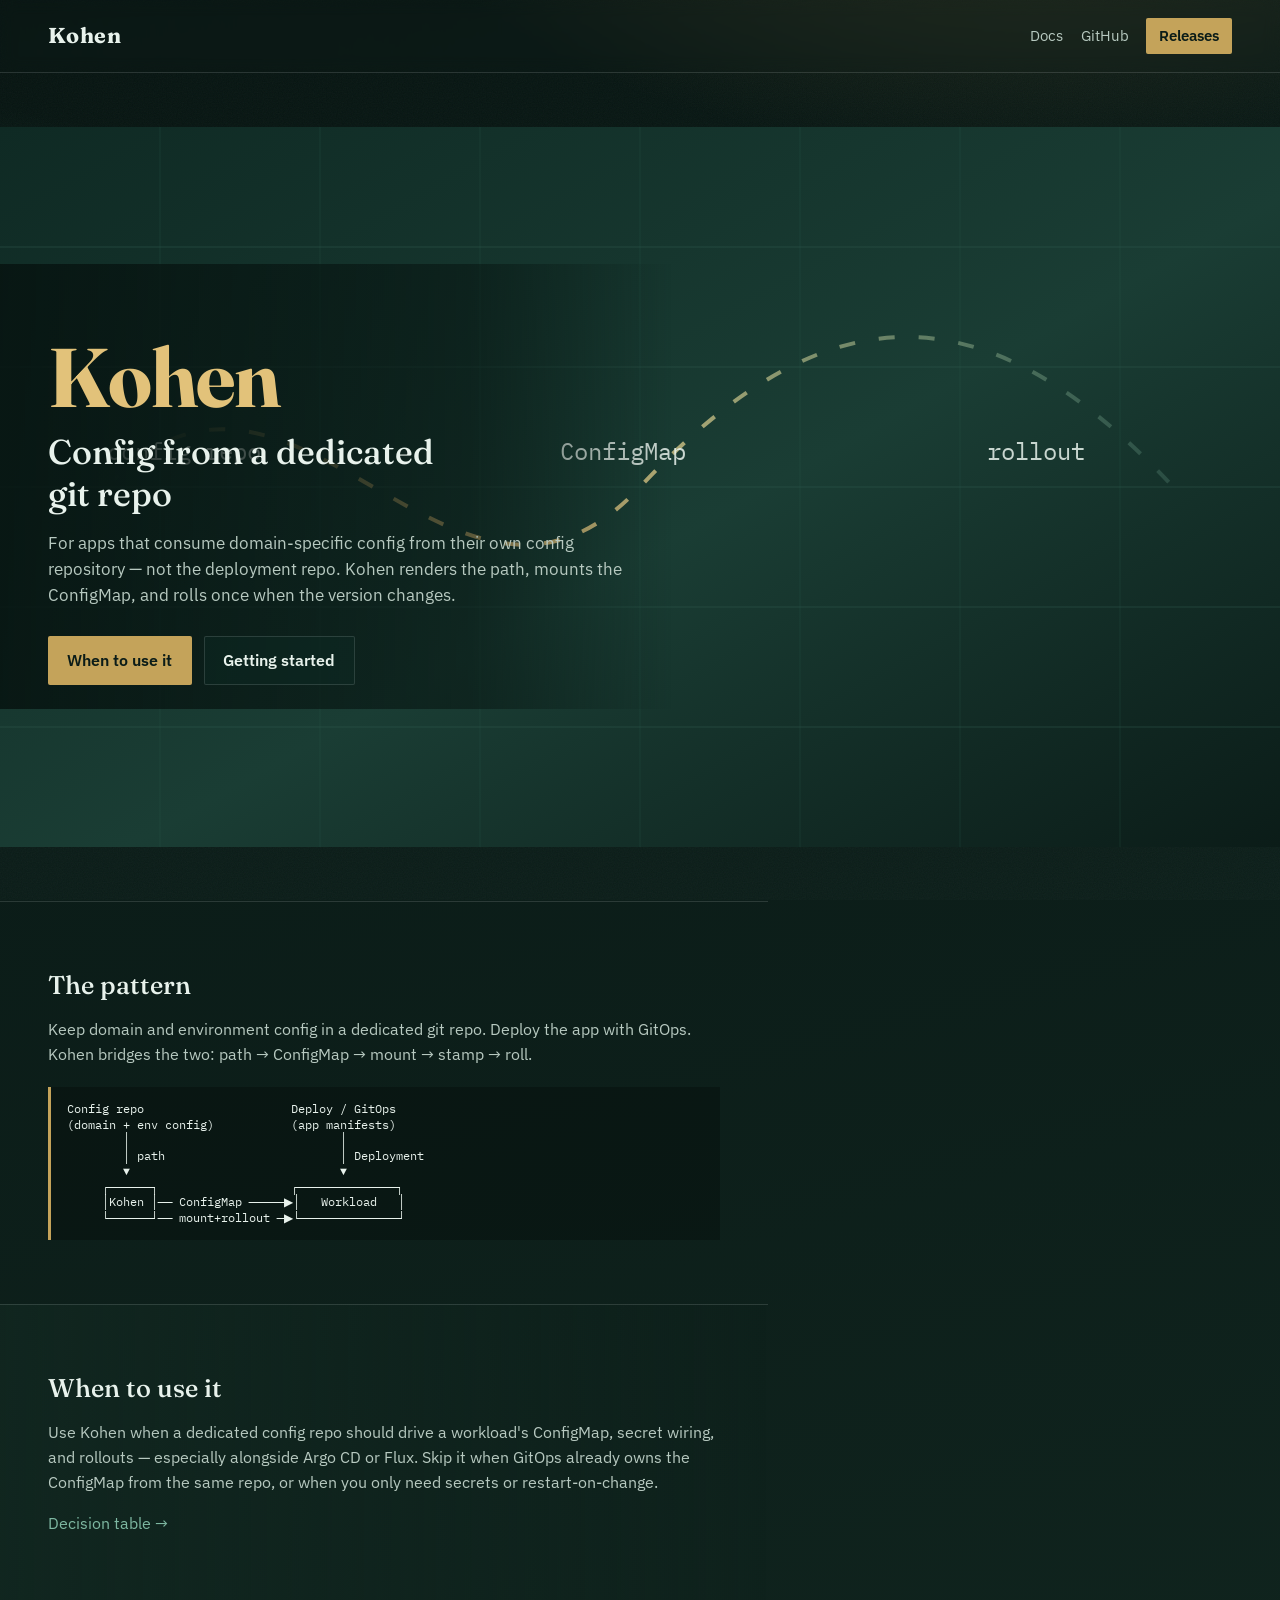
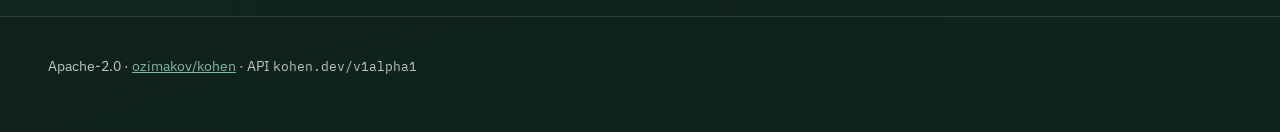
<file: index.html>
<!DOCTYPE html>
<html lang="en">
<head>
  <meta charset="utf-8" />
  <meta name="viewport" content="width=device-width, initial-scale=1" />
  <title>Kohen — config from a dedicated git repo</title>
  <meta name="description" content="Kohen syncs domain-specific config from a dedicated git repository into Kubernetes workloads — ConfigMaps, secret wiring, and version-matched rollouts." />
  <link rel="canonical" href="https://kohen.zimakov.net/" />
  <link rel="preconnect" href="https://fonts.googleapis.com" />
  <link rel="preconnect" href="https://fonts.gstatic.com" crossorigin />
  <link href="https://fonts.googleapis.com/css2?family=Fraunces:opsz,wght@9..144,500;9..144,700&family=IBM+Plex+Sans:wght@400;500;600&family=IBM+Plex+Mono:wght@400;500&display=swap" rel="stylesheet" />
  <link rel="stylesheet" href="styles.css" />
</head>
<body>
  <a class="skip" href="#main">Skip to content</a>
  <header class="top">
    <a class="wordmark" href="./">Kohen</a>
    <nav aria-label="Primary">
      <a href="docs.html">Docs</a>
      <a href="https://github.com/ozimakov/kohen">GitHub</a>
      <a class="nav-cta" href="https://github.com/ozimakov/kohen/releases">Releases</a>
    </nav>
  </header>

  <main id="main">
    <section class="hero" aria-label="Intro">
      <div class="hero-copy">
        <p class="brand">Kohen</p>
        <h1>Config from a dedicated git repo</h1>
        <p class="lede">
          For apps that consume domain-specific config from their own config repository —
          not the deployment repo. Kohen renders the path, mounts the ConfigMap, and rolls once when the version changes.
        </p>
        <div class="cta-row">
          <a class="btn primary" href="docs.html#when">When to use it</a>
          <a class="btn ghost" href="https://github.com/ozimakov/kohen/blob/main/docs/getting-started-and-gitops.md">Getting started</a>
        </div>
      </div>
      <div class="hero-visual" aria-hidden="true">
        <svg class="flow" viewBox="0 0 960 540" role="img">
          <defs>
            <linearGradient id="plane" x1="0" y1="0" x2="1" y2="1">
              <stop offset="0%" stop-color="#0f2a24"/>
              <stop offset="55%" stop-color="#1a3d34"/>
              <stop offset="100%" stop-color="#0b1c18"/>
            </linearGradient>
            <linearGradient id="trace" x1="0" y1="0" x2="1" y2="0">
              <stop offset="0%" stop-color="#c4a35a" stop-opacity="0"/>
              <stop offset="40%" stop-color="#e2c27a"/>
              <stop offset="100%" stop-color="#7eb8a2" stop-opacity="0.2"/>
            </linearGradient>
          </defs>
          <rect width="960" height="540" fill="url(#plane)"/>
          <g class="grid">
            <path d="M0 90 H960 M0 180 H960 M0 270 H960 M0 360 H960 M0 450 H960" stroke="#2f5a4e" stroke-opacity=".35"/>
            <path d="M120 0 V540 M240 0 V540 M360 0 V540 M480 0 V540 M600 0 V540 M720 0 V540 M840 0 V540" stroke="#2f5a4e" stroke-opacity=".22"/>
          </g>
          <path class="pulse" d="M80 270 C220 120, 340 420, 480 270 S740 120, 880 270" fill="none" stroke="url(#trace)" stroke-width="3"/>
          <g class="nodes" font-family="IBM Plex Mono, monospace" font-size="18" fill="#e8f2ec">
            <text x="80" y="250">config repo</text>
            <text x="420" y="250">ConfigMap</text>
            <text x="740" y="250">rollout</text>
          </g>
        </svg>
      </div>
    </section>

    <section class="strip" id="pattern">
      <h2>The pattern</h2>
      <p>
        Keep domain and environment config in a dedicated git repo. Deploy the app with GitOps.
        Kohen bridges the two: path → ConfigMap → mount → stamp → roll.
      </p>
      <pre class="diagram" aria-label="Config repo to workload flow">Config repo                     Deploy / GitOps
(domain + env config)           (app manifests)
        │                              │
        │ path                         │ Deployment
        ▼                              ▼
     ┌──────┐                   ┌──────────────┐
     │Kohen │── ConfigMap ─────▶│   Workload   │
     └──────┘── mount+rollout ─▶└──────────────┘</pre>
    </section>

    <section class="strip alt" id="when">
      <h2>When to use it</h2>
      <p>
        Use Kohen when a dedicated config repo should drive a workload's ConfigMap, secret wiring,
        and rollouts — especially alongside Argo CD or Flux. Skip it when GitOps already owns the
        ConfigMap from the same repo, or when you only need secrets or restart-on-change.
      </p>
      <p>
        <a href="docs.html#when">Decision table →</a>
      </p>
    </section>
  </main>

  <footer>
    <p>Apache-2.0 · <a href="https://github.com/ozimakov/kohen">ozimakov/kohen</a> · API <code>kohen.dev/v1alpha1</code></p>
  </footer>
  <script>
    document.documentElement.classList.add("ready");
  </script>
</body>
</html>
</file>
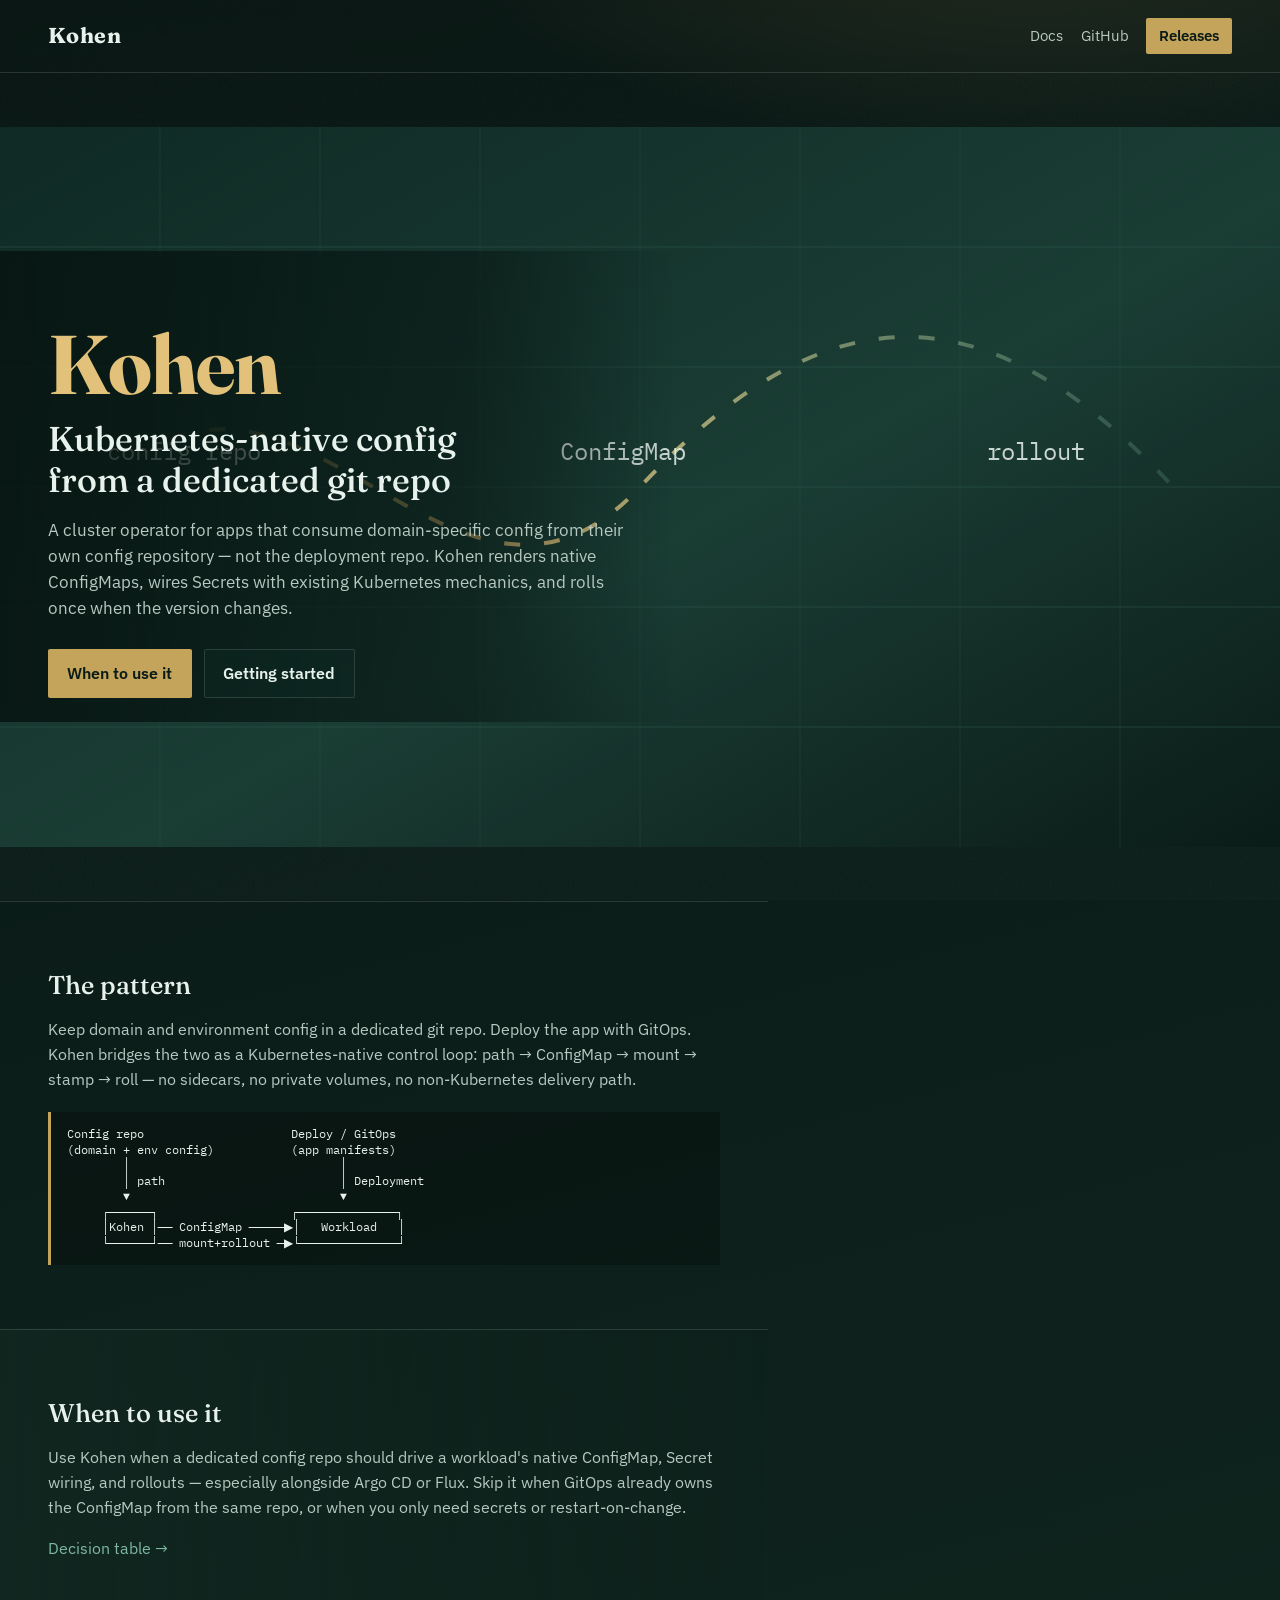
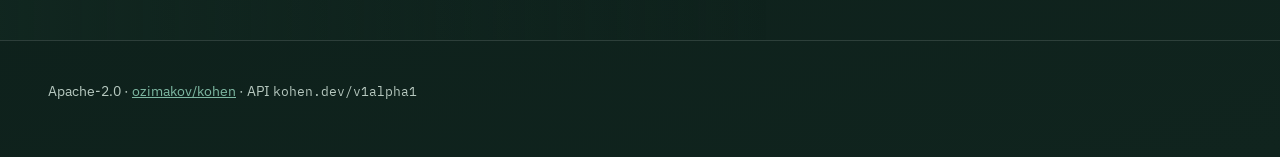
<file: site/index.html>
<!DOCTYPE html>
<html lang="en">
<head>
  <meta charset="utf-8" />
  <meta name="viewport" content="width=device-width, initial-scale=1" />
  <title>Kohen — Kubernetes-native config from a dedicated git repo</title>
  <meta name="description" content="Kohen is a Kubernetes-native operator that syncs domain-specific config from a dedicated git repository into native ConfigMaps, Secret wiring, and version-matched rollouts." />
  <link rel="canonical" href="https://kohen.zimakov.net/" />
  <link rel="preconnect" href="https://fonts.googleapis.com" />
  <link rel="preconnect" href="https://fonts.gstatic.com" crossorigin />
  <link href="https://fonts.googleapis.com/css2?family=Fraunces:opsz,wght@9..144,500;9..144,700&family=IBM+Plex+Sans:wght@400;500;600&family=IBM+Plex+Mono:wght@400;500&display=swap" rel="stylesheet" />
  <link rel="stylesheet" href="styles.css" />
</head>
<body>
  <a class="skip" href="#main">Skip to content</a>
  <header class="top">
    <a class="wordmark" href="./">Kohen</a>
    <nav aria-label="Primary">
      <a href="docs.html">Docs</a>
      <a href="https://github.com/ozimakov/kohen">GitHub</a>
      <a class="nav-cta" href="https://github.com/ozimakov/kohen/releases">Releases</a>
    </nav>
  </header>

  <main id="main">
    <section class="hero" aria-label="Intro">
      <div class="hero-copy">
        <p class="brand">Kohen</p>
        <h1>Kubernetes-native config from a dedicated git repo</h1>
        <p class="lede">
          A cluster operator for apps that consume domain-specific config from their own config repository —
          not the deployment repo. Kohen renders native ConfigMaps, wires Secrets with existing Kubernetes mechanics, and rolls once when the version changes.
        </p>
        <div class="cta-row">
          <a class="btn primary" href="docs.html#when">When to use it</a>
          <a class="btn ghost" href="https://github.com/ozimakov/kohen/blob/main/docs/getting-started-and-gitops.md">Getting started</a>
        </div>
      </div>
      <div class="hero-visual" aria-hidden="true">
        <svg class="flow" viewBox="0 0 960 540" role="img">
          <defs>
            <linearGradient id="plane" x1="0" y1="0" x2="1" y2="1">
              <stop offset="0%" stop-color="#0f2a24"/>
              <stop offset="55%" stop-color="#1a3d34"/>
              <stop offset="100%" stop-color="#0b1c18"/>
            </linearGradient>
            <linearGradient id="trace" x1="0" y1="0" x2="1" y2="0">
              <stop offset="0%" stop-color="#c4a35a" stop-opacity="0"/>
              <stop offset="40%" stop-color="#e2c27a"/>
              <stop offset="100%" stop-color="#7eb8a2" stop-opacity="0.2"/>
            </linearGradient>
          </defs>
          <rect width="960" height="540" fill="url(#plane)"/>
          <g class="grid">
            <path d="M0 90 H960 M0 180 H960 M0 270 H960 M0 360 H960 M0 450 H960" stroke="#2f5a4e" stroke-opacity=".35"/>
            <path d="M120 0 V540 M240 0 V540 M360 0 V540 M480 0 V540 M600 0 V540 M720 0 V540 M840 0 V540" stroke="#2f5a4e" stroke-opacity=".22"/>
          </g>
          <path class="pulse" d="M80 270 C220 120, 340 420, 480 270 S740 120, 880 270" fill="none" stroke="url(#trace)" stroke-width="3"/>
          <g class="nodes" font-family="IBM Plex Mono, monospace" font-size="18" fill="#e8f2ec">
            <text x="80" y="250">config repo</text>
            <text x="420" y="250">ConfigMap</text>
            <text x="740" y="250">rollout</text>
          </g>
        </svg>
      </div>
    </section>

    <section class="strip" id="pattern">
      <h2>The pattern</h2>
      <p>
        Keep domain and environment config in a dedicated git repo. Deploy the app with GitOps.
        Kohen bridges the two as a Kubernetes-native control loop: path → ConfigMap → mount → stamp → roll —
        no sidecars, no private volumes, no non-Kubernetes delivery path.
      </p>
      <pre class="diagram" aria-label="Config repo to workload flow">Config repo                     Deploy / GitOps
(domain + env config)           (app manifests)
        │                              │
        │ path                         │ Deployment
        ▼                              ▼
     ┌──────┐                   ┌──────────────┐
     │Kohen │── ConfigMap ─────▶│   Workload   │
     └──────┘── mount+rollout ─▶└──────────────┘</pre>
    </section>

    <section class="strip alt" id="when">
      <h2>When to use it</h2>
      <p>
        Use Kohen when a dedicated config repo should drive a workload's native ConfigMap, Secret wiring,
        and rollouts — especially alongside Argo CD or Flux. Skip it when GitOps already owns the
        ConfigMap from the same repo, or when you only need secrets or restart-on-change.
      </p>
      <p>
        <a href="docs.html#when">Decision table →</a>
      </p>
    </section>
  </main>

  <footer>
    <p>Apache-2.0 · <a href="https://github.com/ozimakov/kohen">ozimakov/kohen</a> · API <code>kohen.dev/v1alpha1</code></p>
  </footer>
  <script>
    document.documentElement.classList.add("ready");
  </script>
</body>
</html>
</file>
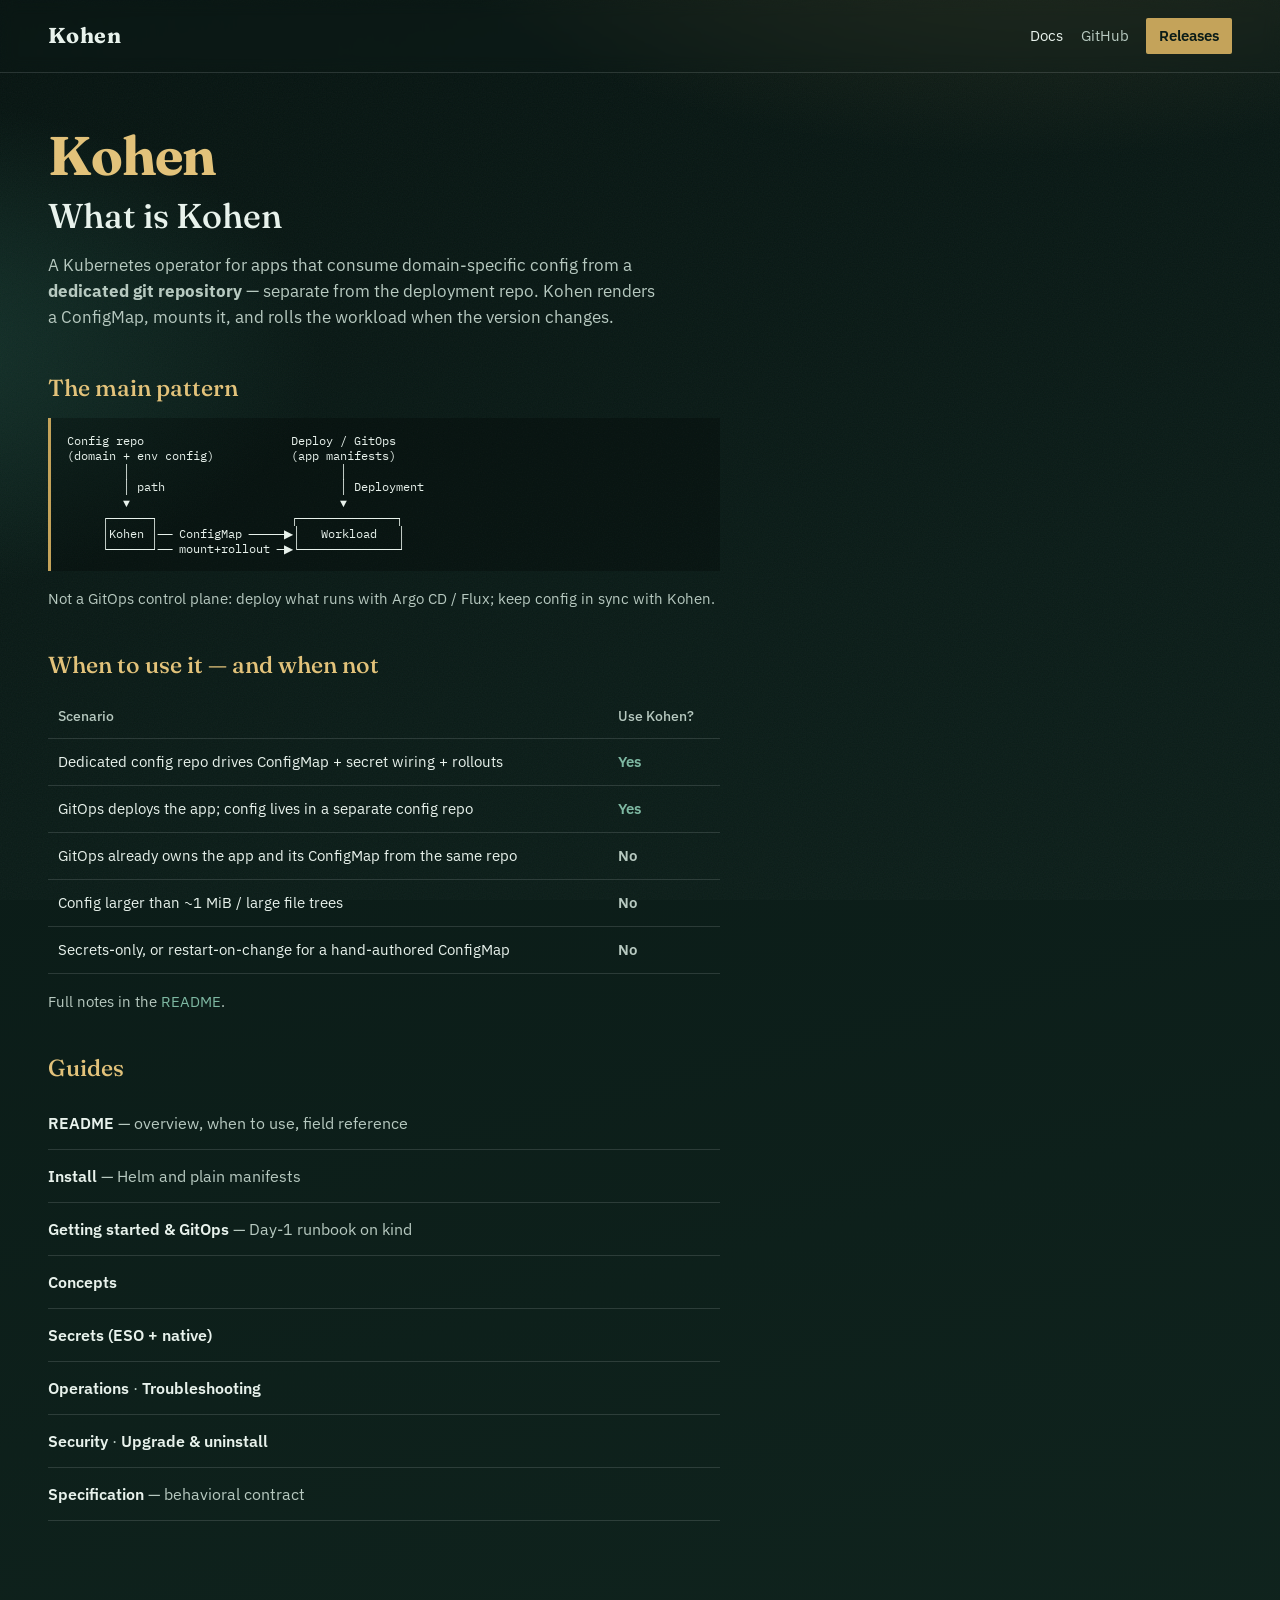
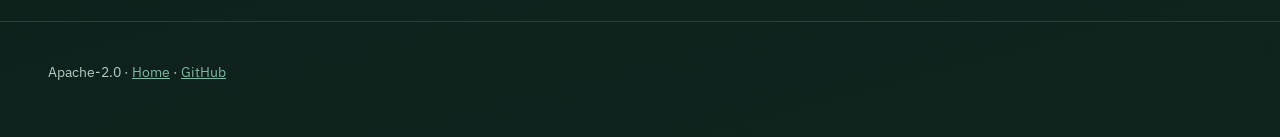
<file: docs.html>
<!DOCTYPE html>
<html lang="en">
<head>
  <meta charset="utf-8" />
  <meta name="viewport" content="width=device-width, initial-scale=1" />
  <title>Kohen documentation</title>
  <meta name="description" content="What Kohen is, when to use it, and guides for install, GitOps coexistence, secrets, and operations." />
  <link rel="canonical" href="https://kohen.zimakov.net/docs.html" />
  <link rel="preconnect" href="https://fonts.googleapis.com" />
  <link rel="preconnect" href="https://fonts.gstatic.com" crossorigin />
  <link href="https://fonts.googleapis.com/css2?family=Fraunces:opsz,wght@9..144,500;9..144,700&family=IBM+Plex+Sans:wght@400;500;600&family=IBM+Plex+Mono:wght@400;500&display=swap" rel="stylesheet" />
  <link rel="stylesheet" href="styles.css" />
</head>
<body>
  <a class="skip" href="#main">Skip to content</a>
  <header class="top">
    <a class="wordmark" href="./">Kohen</a>
    <nav aria-label="Primary">
      <a href="docs.html" aria-current="page">Docs</a>
      <a href="https://github.com/ozimakov/kohen">GitHub</a>
      <a class="nav-cta" href="https://github.com/ozimakov/kohen/releases">Releases</a>
    </nav>
  </header>

  <main id="main" class="docs">
    <header class="docs-hero" id="intro">
      <p class="brand">Kohen</p>
      <h1>What is Kohen</h1>
      <p class="lede">
        A Kubernetes operator for apps that consume domain-specific config from a
        <strong>dedicated git repository</strong> — separate from the deployment repo.
        Kohen renders a ConfigMap, mounts it, and rolls the workload when the version changes.
      </p>
    </header>

    <section id="pattern">
      <h2>The main pattern</h2>
      <pre class="diagram" aria-label="Config repo to workload flow">Config repo                     Deploy / GitOps
(domain + env config)           (app manifests)
        │                              │
        │ path                         │ Deployment
        ▼                              ▼
     ┌──────┐                   ┌──────────────┐
     │Kohen │── ConfigMap ─────▶│   Workload   │
     └──────┘── mount+rollout ─▶└──────────────┘</pre>
      <p class="section-note">
        Not a GitOps control plane: deploy what runs with Argo CD / Flux; keep config in sync with Kohen.
      </p>
    </section>

    <section id="when">
      <h2>When to use it — and when not</h2>
      <table class="decision">
        <thead>
          <tr><th>Scenario</th><th>Use Kohen?</th></tr>
        </thead>
        <tbody>
          <tr><td>Dedicated config repo drives ConfigMap + secret wiring + rollouts</td><td class="yes">Yes</td></tr>
          <tr><td>GitOps deploys the app; config lives in a separate config repo</td><td class="yes">Yes</td></tr>
          <tr><td>GitOps already owns the app and its ConfigMap from the same repo</td><td class="no">No</td></tr>
          <tr><td>Config larger than ~1&nbsp;MiB / large file trees</td><td class="no">No</td></tr>
          <tr><td>Secrets-only, or restart-on-change for a hand-authored ConfigMap</td><td class="no">No</td></tr>
        </tbody>
      </table>
      <p class="section-note">
        Full notes in the
        <a href="https://github.com/ozimakov/kohen/blob/main/README.md#when-to-use-kohen--and-when-not">README</a>.
      </p>
    </section>

    <section id="guides">
      <h2>Guides</h2>
      <ul class="doc-list">
        <li><a href="https://github.com/ozimakov/kohen/blob/main/README.md">README</a> — overview, when to use, field reference</li>
        <li><a href="https://github.com/ozimakov/kohen/blob/main/docs/install.md">Install</a> — Helm and plain manifests</li>
        <li><a href="https://github.com/ozimakov/kohen/blob/main/docs/getting-started-and-gitops.md">Getting started &amp; GitOps</a> — Day-1 runbook on kind</li>
        <li><a href="https://github.com/ozimakov/kohen/blob/main/docs/concepts.md">Concepts</a></li>
        <li><a href="https://github.com/ozimakov/kohen/blob/main/docs/secrets.md">Secrets (ESO + native)</a></li>
        <li><a href="https://github.com/ozimakov/kohen/blob/main/docs/operations.md">Operations</a> · <a href="https://github.com/ozimakov/kohen/blob/main/docs/troubleshooting.md">Troubleshooting</a></li>
        <li><a href="https://github.com/ozimakov/kohen/blob/main/docs/security.md">Security</a> · <a href="https://github.com/ozimakov/kohen/blob/main/docs/upgrade-uninstall.md">Upgrade &amp; uninstall</a></li>
        <li><a href="https://github.com/ozimakov/kohen/blob/main/SPEC.md">Specification</a> — behavioral contract</li>
      </ul>
    </section>
  </main>

  <footer>
    <p>Apache-2.0 · <a href="./">Home</a> · <a href="https://github.com/ozimakov/kohen">GitHub</a></p>
  </footer>
  <script>
    document.documentElement.classList.add("ready");
  </script>
</body>
</html>
</file>
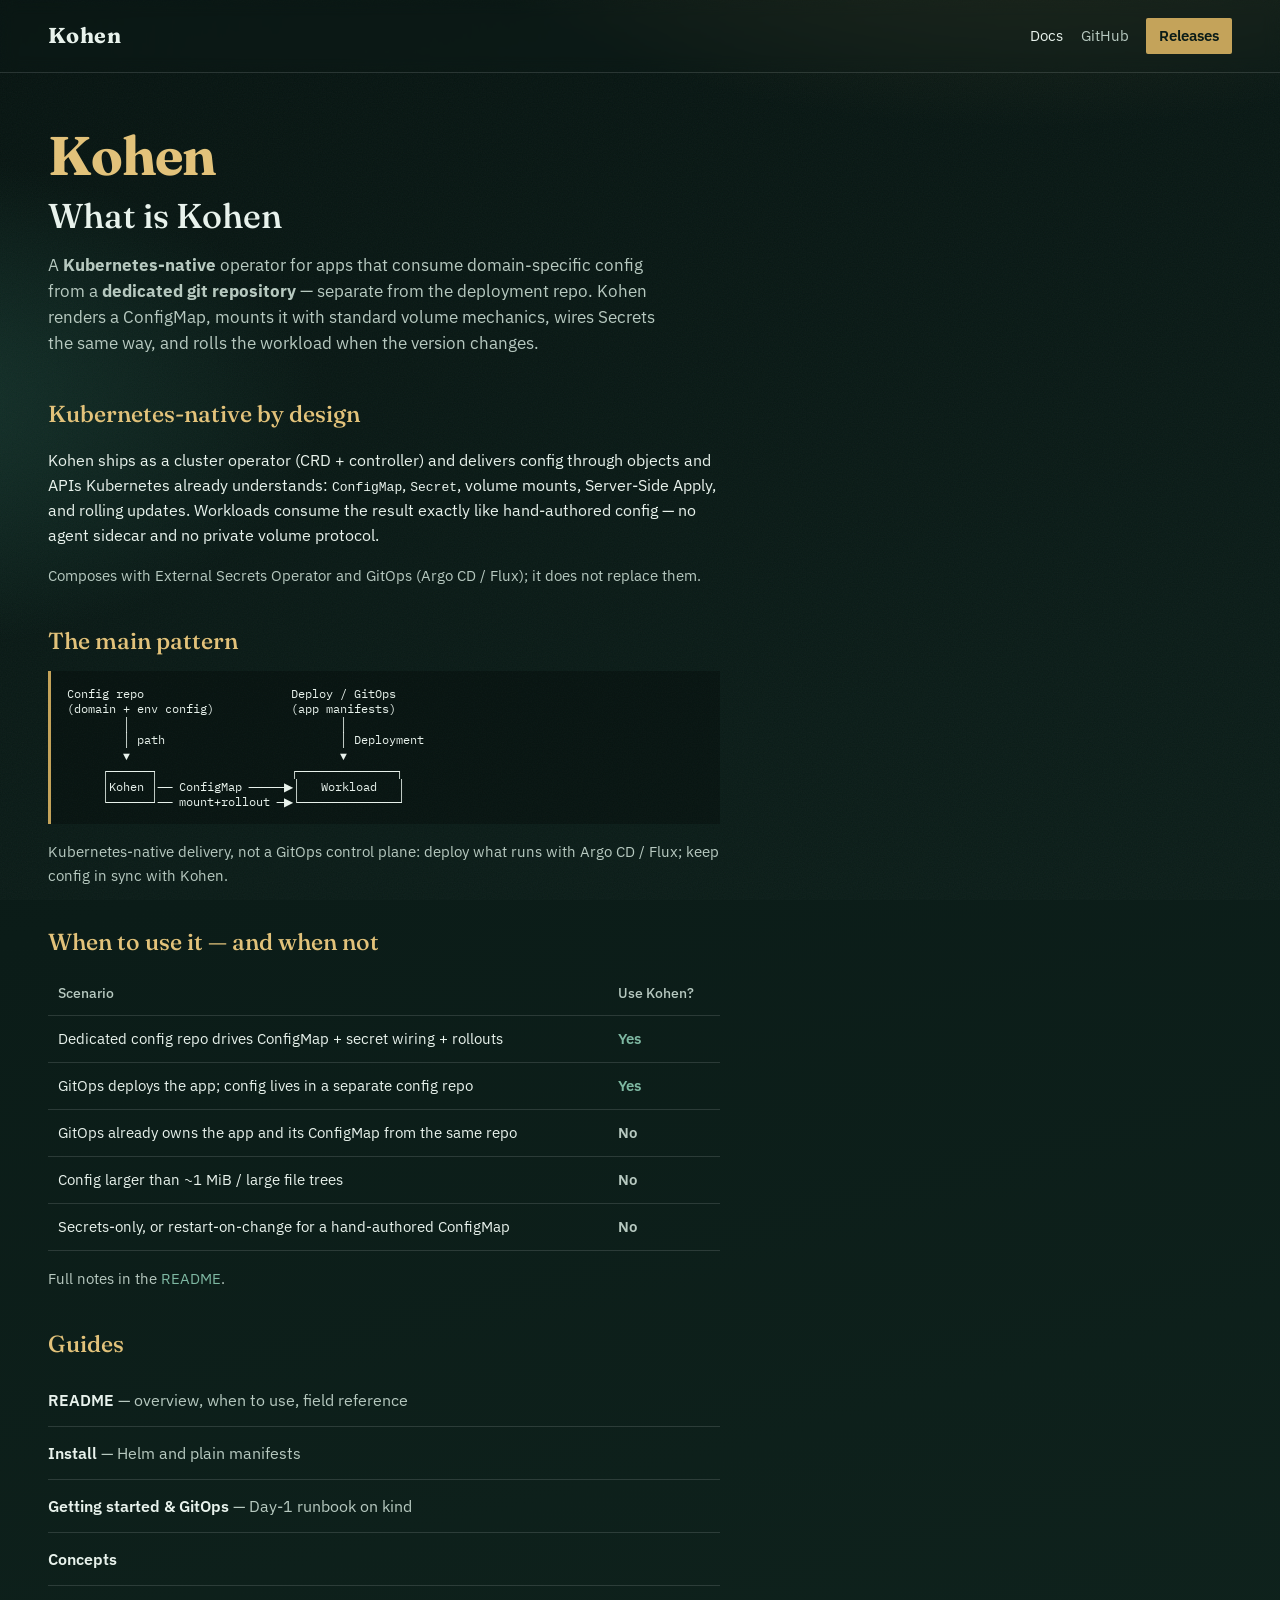
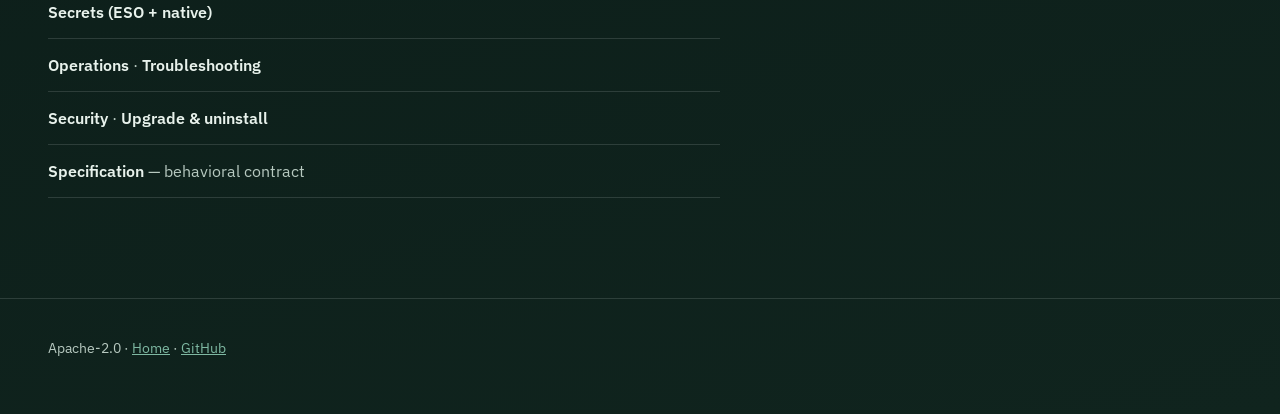
<file: site/docs.html>
<!DOCTYPE html>
<html lang="en">
<head>
  <meta charset="utf-8" />
  <meta name="viewport" content="width=device-width, initial-scale=1" />
  <title>Kohen documentation</title>
  <meta name="description" content="Kohen is a Kubernetes-native operator. What it is, when to use it, and guides for install, GitOps coexistence, secrets, and operations." />
  <link rel="canonical" href="https://kohen.zimakov.net/docs.html" />
  <link rel="preconnect" href="https://fonts.googleapis.com" />
  <link rel="preconnect" href="https://fonts.gstatic.com" crossorigin />
  <link href="https://fonts.googleapis.com/css2?family=Fraunces:opsz,wght@9..144,500;9..144,700&family=IBM+Plex+Sans:wght@400;500;600&family=IBM+Plex+Mono:wght@400;500&display=swap" rel="stylesheet" />
  <link rel="stylesheet" href="styles.css" />
</head>
<body>
  <a class="skip" href="#main">Skip to content</a>
  <header class="top">
    <a class="wordmark" href="./">Kohen</a>
    <nav aria-label="Primary">
      <a href="docs.html" aria-current="page">Docs</a>
      <a href="https://github.com/ozimakov/kohen">GitHub</a>
      <a class="nav-cta" href="https://github.com/ozimakov/kohen/releases">Releases</a>
    </nav>
  </header>

  <main id="main" class="docs">
    <header class="docs-hero" id="intro">
      <p class="brand">Kohen</p>
      <h1>What is Kohen</h1>
      <p class="lede">
        A <strong>Kubernetes-native</strong> operator for apps that consume domain-specific config from a
        <strong>dedicated git repository</strong> — separate from the deployment repo.
        Kohen renders a ConfigMap, mounts it with standard volume mechanics, wires Secrets the same way,
        and rolls the workload when the version changes.
      </p>
    </header>

    <section id="native">
      <h2>Kubernetes-native by design</h2>
      <p>
        Kohen ships as a cluster operator (CRD + controller) and delivers config through objects and
        APIs Kubernetes already understands: <code>ConfigMap</code>, <code>Secret</code>, volume mounts,
        Server-Side Apply, and rolling updates. Workloads consume the result exactly like hand-authored
        config — no agent sidecar and no private volume protocol.
      </p>
      <p class="section-note">
        Composes with External Secrets Operator and GitOps (Argo CD / Flux); it does not replace them.
      </p>
    </section>

    <section id="pattern">
      <h2>The main pattern</h2>
      <pre class="diagram" aria-label="Config repo to workload flow">Config repo                     Deploy / GitOps
(domain + env config)           (app manifests)
        │                              │
        │ path                         │ Deployment
        ▼                              ▼
     ┌──────┐                   ┌──────────────┐
     │Kohen │── ConfigMap ─────▶│   Workload   │
     └──────┘── mount+rollout ─▶└──────────────┘</pre>
      <p class="section-note">
        Kubernetes-native delivery, not a GitOps control plane: deploy what runs with Argo CD / Flux;
        keep config in sync with Kohen.
      </p>
    </section>

    <section id="when">
      <h2>When to use it — and when not</h2>
      <table class="decision">
        <thead>
          <tr><th>Scenario</th><th>Use Kohen?</th></tr>
        </thead>
        <tbody>
          <tr><td>Dedicated config repo drives ConfigMap + secret wiring + rollouts</td><td class="yes">Yes</td></tr>
          <tr><td>GitOps deploys the app; config lives in a separate config repo</td><td class="yes">Yes</td></tr>
          <tr><td>GitOps already owns the app and its ConfigMap from the same repo</td><td class="no">No</td></tr>
          <tr><td>Config larger than ~1&nbsp;MiB / large file trees</td><td class="no">No</td></tr>
          <tr><td>Secrets-only, or restart-on-change for a hand-authored ConfigMap</td><td class="no">No</td></tr>
        </tbody>
      </table>
      <p class="section-note">
        Full notes in the
        <a href="https://github.com/ozimakov/kohen/blob/main/README.md#when-to-use-kohen--and-when-not">README</a>.
      </p>
    </section>

    <section id="guides">
      <h2>Guides</h2>
      <ul class="doc-list">
        <li><a href="https://github.com/ozimakov/kohen/blob/main/README.md">README</a> — overview, when to use, field reference</li>
        <li><a href="https://github.com/ozimakov/kohen/blob/main/docs/install.md">Install</a> — Helm and plain manifests</li>
        <li><a href="https://github.com/ozimakov/kohen/blob/main/docs/getting-started-and-gitops.md">Getting started &amp; GitOps</a> — Day-1 runbook on kind</li>
        <li><a href="https://github.com/ozimakov/kohen/blob/main/docs/concepts.md">Concepts</a></li>
        <li><a href="https://github.com/ozimakov/kohen/blob/main/docs/secrets.md">Secrets (ESO + native)</a></li>
        <li><a href="https://github.com/ozimakov/kohen/blob/main/docs/operations.md">Operations</a> · <a href="https://github.com/ozimakov/kohen/blob/main/docs/troubleshooting.md">Troubleshooting</a></li>
        <li><a href="https://github.com/ozimakov/kohen/blob/main/docs/security.md">Security</a> · <a href="https://github.com/ozimakov/kohen/blob/main/docs/upgrade-uninstall.md">Upgrade &amp; uninstall</a></li>
        <li><a href="https://github.com/ozimakov/kohen/blob/main/SPEC.md">Specification</a> — behavioral contract</li>
      </ul>
    </section>
  </main>

  <footer>
    <p>Apache-2.0 · <a href="./">Home</a> · <a href="https://github.com/ozimakov/kohen">GitHub</a></p>
  </footer>
  <script>
    document.documentElement.classList.add("ready");
  </script>
</body>
</html>
</file>
<file: styles.css>
:root {
  --ink: #0b1c18;
  --ink-2: #122821;
  --mist: #e8f2ec;
  --mist-dim: #b7c9c0;
  --brass: #c4a35a;
  --brass-hot: #e2c27a;
  --sea: #2f6f5e;
  --sea-bright: #7eb8a2;
  --line: rgba(232, 242, 236, 0.14);
  --font-display: "Fraunces", Georgia, serif;
  --font-body: "IBM Plex Sans", "Segoe UI", sans-serif;
  --font-mono: "IBM Plex Mono", ui-monospace, monospace;
}

*,
*::before,
*::after {
  box-sizing: border-box;
}

html {
  color-scheme: dark;
}

body {
  margin: 0;
  min-height: 100vh;
  font-family: var(--font-body);
  color: var(--mist);
  background:
    radial-gradient(1200px 600px at 80% -10%, rgba(196, 163, 90, 0.18), transparent 55%),
    radial-gradient(900px 500px at -10% 20%, rgba(47, 111, 94, 0.35), transparent 50%),
    linear-gradient(165deg, #071411 0%, var(--ink) 40%, #10241e 100%);
  line-height: 1.55;
}

body::before {
  content: "";
  position: fixed;
  inset: 0;
  pointer-events: none;
  opacity: 0.08;
  background-image: url("data:image/svg+xml,%3Csvg xmlns='http://www.w3.org/2000/svg' width='160' height='160'%3E%3Cfilter id='n'%3E%3CfeTurbulence type='fractalNoise' baseFrequency='.8' numOctaves='2' stitchTiles='stitch'/%3E%3C/filter%3E%3Crect width='160' height='160' filter='url(%23n)' opacity='.55'/%3E%3C/svg%3E");
  z-index: 0;
}

.skip {
  position: absolute;
  left: -999px;
  top: 0;
  background: var(--brass);
  color: var(--ink);
  padding: 0.5rem 1rem;
  z-index: 10;
}

.skip:focus {
  left: 1rem;
  top: 1rem;
}

.top,
main,
footer {
  position: relative;
  z-index: 1;
}

.top {
  display: flex;
  align-items: center;
  justify-content: space-between;
  gap: 1rem;
  padding: 1.1rem clamp(1.25rem, 4vw, 3rem);
  border-bottom: 1px solid var(--line);
  backdrop-filter: blur(8px);
}

.wordmark {
  font-family: var(--font-display);
  font-weight: 700;
  font-size: 1.35rem;
  letter-spacing: 0.02em;
  color: var(--mist);
  text-decoration: none;
}

nav {
  display: flex;
  align-items: center;
  gap: 1.1rem;
  font-size: 0.95rem;
}

nav a {
  color: var(--mist-dim);
  text-decoration: none;
}

nav a:hover,
nav a[aria-current="page"] {
  color: var(--mist);
}

.nav-cta {
  color: var(--ink) !important;
  background: var(--brass);
  padding: 0.4rem 0.8rem;
  border-radius: 2px;
  font-weight: 600;
}

.hero {
  min-height: calc(100vh - 4.5rem);
  display: grid;
  grid-template-areas: "stack";
  align-content: stretch;
  position: relative;
  overflow: hidden;
}

.hero-copy,
.hero-visual {
  grid-area: stack;
}

.hero-copy {
  z-index: 2;
  align-self: center;
  padding: clamp(2.5rem, 8vh, 5.5rem) clamp(1.25rem, 4vw, 3rem) 1.5rem;
  max-width: 42rem;
  animation: rise 900ms cubic-bezier(0.2, 0.8, 0.2, 1) both;
  background: linear-gradient(90deg, rgba(7, 20, 17, 0.88) 0%, rgba(7, 20, 17, 0.55) 70%, transparent 100%);
}

.brand {
  margin: 0 0 0.75rem;
  font-family: var(--font-display);
  font-size: clamp(2.8rem, 8vw, 5.2rem);
  font-weight: 700;
  letter-spacing: -0.02em;
  line-height: 1;
  color: var(--brass-hot);
}

h1 {
  margin: 0 0 1rem;
  font-family: var(--font-display);
  font-weight: 500;
  font-size: clamp(1.45rem, 3.4vw, 2.15rem);
  line-height: 1.2;
  color: var(--mist);
  max-width: 18ch;
}

.lede {
  margin: 0 0 1.75rem;
  color: var(--mist-dim);
  font-size: 1.05rem;
  max-width: 38rem;
}

.lede code,
.mono,
footer code {
  font-family: var(--font-mono);
  font-size: 0.92em;
}

.cta-row {
  display: flex;
  flex-wrap: wrap;
  gap: 0.75rem;
}

.btn {
  display: inline-flex;
  align-items: center;
  justify-content: center;
  padding: 0.7rem 1.15rem;
  border-radius: 2px;
  text-decoration: none;
  font-weight: 600;
  border: 1px solid transparent;
  transition: transform 180ms ease, background 180ms ease, border-color 180ms ease;
}

.btn:hover {
  transform: translateY(-1px);
}

.btn.primary {
  background: var(--brass);
  color: var(--ink);
}

.btn.primary:hover {
  background: var(--brass-hot);
}

.btn.ghost {
  border-color: var(--line);
  color: var(--mist);
  background: rgba(15, 42, 36, 0.45);
}

.btn.ghost:hover {
  border-color: var(--sea-bright);
}

.hero-visual {
  z-index: 1;
  width: 100%;
  min-height: calc(100vh - 4.5rem);
  animation: fade-in 1200ms 200ms both;
}

.hero-visual .flow {
  display: block;
  width: 100%;
  height: 100%;
  min-height: calc(100vh - 4.5rem);
  object-fit: cover;
}

.pulse {
  stroke-dasharray: 12 18;
  animation: dash 8s linear infinite;
}

.nodes text {
  opacity: 0.85;
}

.strip {
  padding: clamp(2.5rem, 6vw, 4rem) clamp(1.25rem, 4vw, 3rem);
  border-top: 1px solid var(--line);
  max-width: 48rem;
}

.strip.alt {
  background: linear-gradient(90deg, rgba(18, 40, 33, 0.75), transparent);
}

.strip h2 {
  margin: 0 0 0.75rem;
  font-family: var(--font-display);
  font-size: 1.6rem;
  font-weight: 500;
}

.strip p {
  margin: 0 0 1rem;
  color: var(--mist-dim);
}

.mono,
.diagram {
  display: block;
  padding: 0.9rem 1rem;
  border-left: 3px solid var(--brass);
  background: rgba(0, 0, 0, 0.25);
  overflow-x: auto;
  color: var(--mist);
}

.diagram {
  margin: 1.25rem 0 0;
  font-family: var(--font-mono);
  font-size: 0.72rem;
  line-height: 1.35;
  white-space: pre;
  max-width: 100%;
}

.strip a {
  color: var(--sea-bright);
  text-decoration: none;
  border-bottom: 1px solid transparent;
}

.strip a:hover {
  border-bottom-color: var(--brass);
  color: var(--brass-hot);
}

.docs {
  padding: clamp(2rem, 6vw, 3.5rem) clamp(1.25rem, 4vw, 3rem) 4rem;
  max-width: 48rem;
  animation: rise 700ms cubic-bezier(0.2, 0.8, 0.2, 1) both;
}

.docs-hero {
  margin-bottom: 2.5rem;
}

.docs-hero .brand {
  font-size: clamp(2.2rem, 6vw, 3.4rem);
}

.docs section {
  margin-bottom: 2.25rem;
}

.docs h2 {
  font-family: var(--font-display);
  font-weight: 500;
  font-size: 1.45rem;
  margin: 0 0 0.75rem;
  color: var(--brass-hot);
}

.docs .diagram {
  margin: 0 0 1rem;
}

.section-note {
  margin: 0;
  color: var(--mist-dim);
  font-size: 0.95rem;
}

.section-note a {
  color: var(--sea-bright);
  text-decoration: none;
}

.section-note a:hover {
  color: var(--brass-hot);
}

.decision {
  width: 100%;
  border-collapse: collapse;
  margin: 0 0 1rem;
  font-size: 0.95rem;
}

.decision th,
.decision td {
  text-align: left;
  padding: 0.7rem 0.6rem;
  border-bottom: 1px solid var(--line);
  vertical-align: top;
}

.decision th {
  color: var(--mist-dim);
  font-weight: 500;
  font-size: 0.85rem;
}

.decision td.yes {
  color: var(--sea-bright);
  font-weight: 600;
  white-space: nowrap;
}

.decision td.no {
  color: var(--mist-dim);
  font-weight: 600;
  white-space: nowrap;
}

.doc-list {
  list-style: none;
  margin: 0;
  padding: 0;
}

.doc-list li {
  padding: 0.85rem 0;
  border-bottom: 1px solid var(--line);
  color: var(--mist-dim);
}

.doc-list a {
  color: var(--mist);
  font-weight: 600;
  text-decoration: none;
  border-bottom: 1px solid transparent;
}

.doc-list a:hover {
  border-bottom-color: var(--brass);
  color: var(--brass-hot);
}

footer {
  padding: 1.5rem clamp(1.25rem, 4vw, 3rem) 2.5rem;
  border-top: 1px solid var(--line);
  color: var(--mist-dim);
  font-size: 0.9rem;
}

footer a {
  color: var(--sea-bright);
}

@keyframes rise {
  from {
    opacity: 0;
    transform: translateY(18px);
  }
  to {
    opacity: 1;
    transform: translateY(0);
  }
}

@keyframes fade-in {
  from {
    opacity: 0;
  }
  to {
    opacity: 1;
  }
}

@keyframes dash {
  to {
    stroke-dashoffset: -240;
  }
}

@media (prefers-reduced-motion: reduce) {
  *,
  *::before,
  *::after {
    animation: none !important;
    transition: none !important;
  }
}
</file>
<file: site/styles.css>
:root {
  --ink: #0b1c18;
  --ink-2: #122821;
  --mist: #e8f2ec;
  --mist-dim: #b7c9c0;
  --brass: #c4a35a;
  --brass-hot: #e2c27a;
  --sea: #2f6f5e;
  --sea-bright: #7eb8a2;
  --line: rgba(232, 242, 236, 0.14);
  --font-display: "Fraunces", Georgia, serif;
  --font-body: "IBM Plex Sans", "Segoe UI", sans-serif;
  --font-mono: "IBM Plex Mono", ui-monospace, monospace;
}

*,
*::before,
*::after {
  box-sizing: border-box;
}

html {
  color-scheme: dark;
}

body {
  margin: 0;
  min-height: 100vh;
  font-family: var(--font-body);
  color: var(--mist);
  background:
    radial-gradient(1200px 600px at 80% -10%, rgba(196, 163, 90, 0.18), transparent 55%),
    radial-gradient(900px 500px at -10% 20%, rgba(47, 111, 94, 0.35), transparent 50%),
    linear-gradient(165deg, #071411 0%, var(--ink) 40%, #10241e 100%);
  line-height: 1.55;
}

body::before {
  content: "";
  position: fixed;
  inset: 0;
  pointer-events: none;
  opacity: 0.08;
  background-image: url("data:image/svg+xml,%3Csvg xmlns='http://www.w3.org/2000/svg' width='160' height='160'%3E%3Cfilter id='n'%3E%3CfeTurbulence type='fractalNoise' baseFrequency='.8' numOctaves='2' stitchTiles='stitch'/%3E%3C/filter%3E%3Crect width='160' height='160' filter='url(%23n)' opacity='.55'/%3E%3C/svg%3E");
  z-index: 0;
}

.skip {
  position: absolute;
  left: -999px;
  top: 0;
  background: var(--brass);
  color: var(--ink);
  padding: 0.5rem 1rem;
  z-index: 10;
}

.skip:focus {
  left: 1rem;
  top: 1rem;
}

.top,
main,
footer {
  position: relative;
  z-index: 1;
}

.top {
  display: flex;
  align-items: center;
  justify-content: space-between;
  gap: 1rem;
  padding: 1.1rem clamp(1.25rem, 4vw, 3rem);
  border-bottom: 1px solid var(--line);
  backdrop-filter: blur(8px);
}

.wordmark {
  font-family: var(--font-display);
  font-weight: 700;
  font-size: 1.35rem;
  letter-spacing: 0.02em;
  color: var(--mist);
  text-decoration: none;
}

nav {
  display: flex;
  align-items: center;
  gap: 1.1rem;
  font-size: 0.95rem;
}

nav a {
  color: var(--mist-dim);
  text-decoration: none;
}

nav a:hover,
nav a[aria-current="page"] {
  color: var(--mist);
}

.nav-cta {
  color: var(--ink) !important;
  background: var(--brass);
  padding: 0.4rem 0.8rem;
  border-radius: 2px;
  font-weight: 600;
}

.hero {
  min-height: calc(100vh - 4.5rem);
  display: grid;
  grid-template-areas: "stack";
  align-content: stretch;
  position: relative;
  overflow: hidden;
}

.hero-copy,
.hero-visual {
  grid-area: stack;
}

.hero-copy {
  z-index: 2;
  align-self: center;
  padding: clamp(2.5rem, 8vh, 5.5rem) clamp(1.25rem, 4vw, 3rem) 1.5rem;
  max-width: 42rem;
  animation: rise 900ms cubic-bezier(0.2, 0.8, 0.2, 1) both;
  background: linear-gradient(90deg, rgba(7, 20, 17, 0.88) 0%, rgba(7, 20, 17, 0.55) 70%, transparent 100%);
}

.brand {
  margin: 0 0 0.75rem;
  font-family: var(--font-display);
  font-size: clamp(2.8rem, 8vw, 5.2rem);
  font-weight: 700;
  letter-spacing: -0.02em;
  line-height: 1;
  color: var(--brass-hot);
}

h1 {
  margin: 0 0 1rem;
  font-family: var(--font-display);
  font-weight: 500;
  font-size: clamp(1.45rem, 3.4vw, 2.15rem);
  line-height: 1.2;
  color: var(--mist);
  max-width: 18ch;
}

.lede {
  margin: 0 0 1.75rem;
  color: var(--mist-dim);
  font-size: 1.05rem;
  max-width: 38rem;
}

.lede code,
.mono,
footer code {
  font-family: var(--font-mono);
  font-size: 0.92em;
}

.cta-row {
  display: flex;
  flex-wrap: wrap;
  gap: 0.75rem;
}

.btn {
  display: inline-flex;
  align-items: center;
  justify-content: center;
  padding: 0.7rem 1.15rem;
  border-radius: 2px;
  text-decoration: none;
  font-weight: 600;
  border: 1px solid transparent;
  transition: transform 180ms ease, background 180ms ease, border-color 180ms ease;
}

.btn:hover {
  transform: translateY(-1px);
}

.btn.primary {
  background: var(--brass);
  color: var(--ink);
}

.btn.primary:hover {
  background: var(--brass-hot);
}

.btn.ghost {
  border-color: var(--line);
  color: var(--mist);
  background: rgba(15, 42, 36, 0.45);
}

.btn.ghost:hover {
  border-color: var(--sea-bright);
}

.hero-visual {
  z-index: 1;
  width: 100%;
  min-height: calc(100vh - 4.5rem);
  animation: fade-in 1200ms 200ms both;
}

.hero-visual .flow {
  display: block;
  width: 100%;
  height: 100%;
  min-height: calc(100vh - 4.5rem);
  object-fit: cover;
}

.pulse {
  stroke-dasharray: 12 18;
  animation: dash 8s linear infinite;
}

.nodes text {
  opacity: 0.85;
}

.strip {
  padding: clamp(2.5rem, 6vw, 4rem) clamp(1.25rem, 4vw, 3rem);
  border-top: 1px solid var(--line);
  max-width: 48rem;
}

.strip.alt {
  background: linear-gradient(90deg, rgba(18, 40, 33, 0.75), transparent);
}

.strip h2 {
  margin: 0 0 0.75rem;
  font-family: var(--font-display);
  font-size: 1.6rem;
  font-weight: 500;
}

.strip p {
  margin: 0 0 1rem;
  color: var(--mist-dim);
}

.mono,
.diagram {
  display: block;
  padding: 0.9rem 1rem;
  border-left: 3px solid var(--brass);
  background: rgba(0, 0, 0, 0.25);
  overflow-x: auto;
  color: var(--mist);
}

.diagram {
  margin: 1.25rem 0 0;
  font-family: var(--font-mono);
  font-size: 0.72rem;
  line-height: 1.35;
  white-space: pre;
  max-width: 100%;
}

.strip a {
  color: var(--sea-bright);
  text-decoration: none;
  border-bottom: 1px solid transparent;
}

.strip a:hover {
  border-bottom-color: var(--brass);
  color: var(--brass-hot);
}

.docs {
  padding: clamp(2rem, 6vw, 3.5rem) clamp(1.25rem, 4vw, 3rem) 4rem;
  max-width: 48rem;
  animation: rise 700ms cubic-bezier(0.2, 0.8, 0.2, 1) both;
}

.docs-hero {
  margin-bottom: 2.5rem;
}

.docs-hero .brand {
  font-size: clamp(2.2rem, 6vw, 3.4rem);
}

.docs section {
  margin-bottom: 2.25rem;
}

.docs h2 {
  font-family: var(--font-display);
  font-weight: 500;
  font-size: 1.45rem;
  margin: 0 0 0.75rem;
  color: var(--brass-hot);
}

.docs .diagram {
  margin: 0 0 1rem;
}

.section-note {
  margin: 0;
  color: var(--mist-dim);
  font-size: 0.95rem;
}

.section-note a {
  color: var(--sea-bright);
  text-decoration: none;
}

.section-note a:hover {
  color: var(--brass-hot);
}

.decision {
  width: 100%;
  border-collapse: collapse;
  margin: 0 0 1rem;
  font-size: 0.95rem;
}

.decision th,
.decision td {
  text-align: left;
  padding: 0.7rem 0.6rem;
  border-bottom: 1px solid var(--line);
  vertical-align: top;
}

.decision th {
  color: var(--mist-dim);
  font-weight: 500;
  font-size: 0.85rem;
}

.decision td.yes {
  color: var(--sea-bright);
  font-weight: 600;
  white-space: nowrap;
}

.decision td.no {
  color: var(--mist-dim);
  font-weight: 600;
  white-space: nowrap;
}

.doc-list {
  list-style: none;
  margin: 0;
  padding: 0;
}

.doc-list li {
  padding: 0.85rem 0;
  border-bottom: 1px solid var(--line);
  color: var(--mist-dim);
}

.doc-list a {
  color: var(--mist);
  font-weight: 600;
  text-decoration: none;
  border-bottom: 1px solid transparent;
}

.doc-list a:hover {
  border-bottom-color: var(--brass);
  color: var(--brass-hot);
}

footer {
  padding: 1.5rem clamp(1.25rem, 4vw, 3rem) 2.5rem;
  border-top: 1px solid var(--line);
  color: var(--mist-dim);
  font-size: 0.9rem;
}

footer a {
  color: var(--sea-bright);
}

@keyframes rise {
  from {
    opacity: 0;
    transform: translateY(18px);
  }
  to {
    opacity: 1;
    transform: translateY(0);
  }
}

@keyframes fade-in {
  from {
    opacity: 0;
  }
  to {
    opacity: 1;
  }
}

@keyframes dash {
  to {
    stroke-dashoffset: -240;
  }
}

@media (prefers-reduced-motion: reduce) {
  *,
  *::before,
  *::after {
    animation: none !important;
    transition: none !important;
  }
}
</file>
